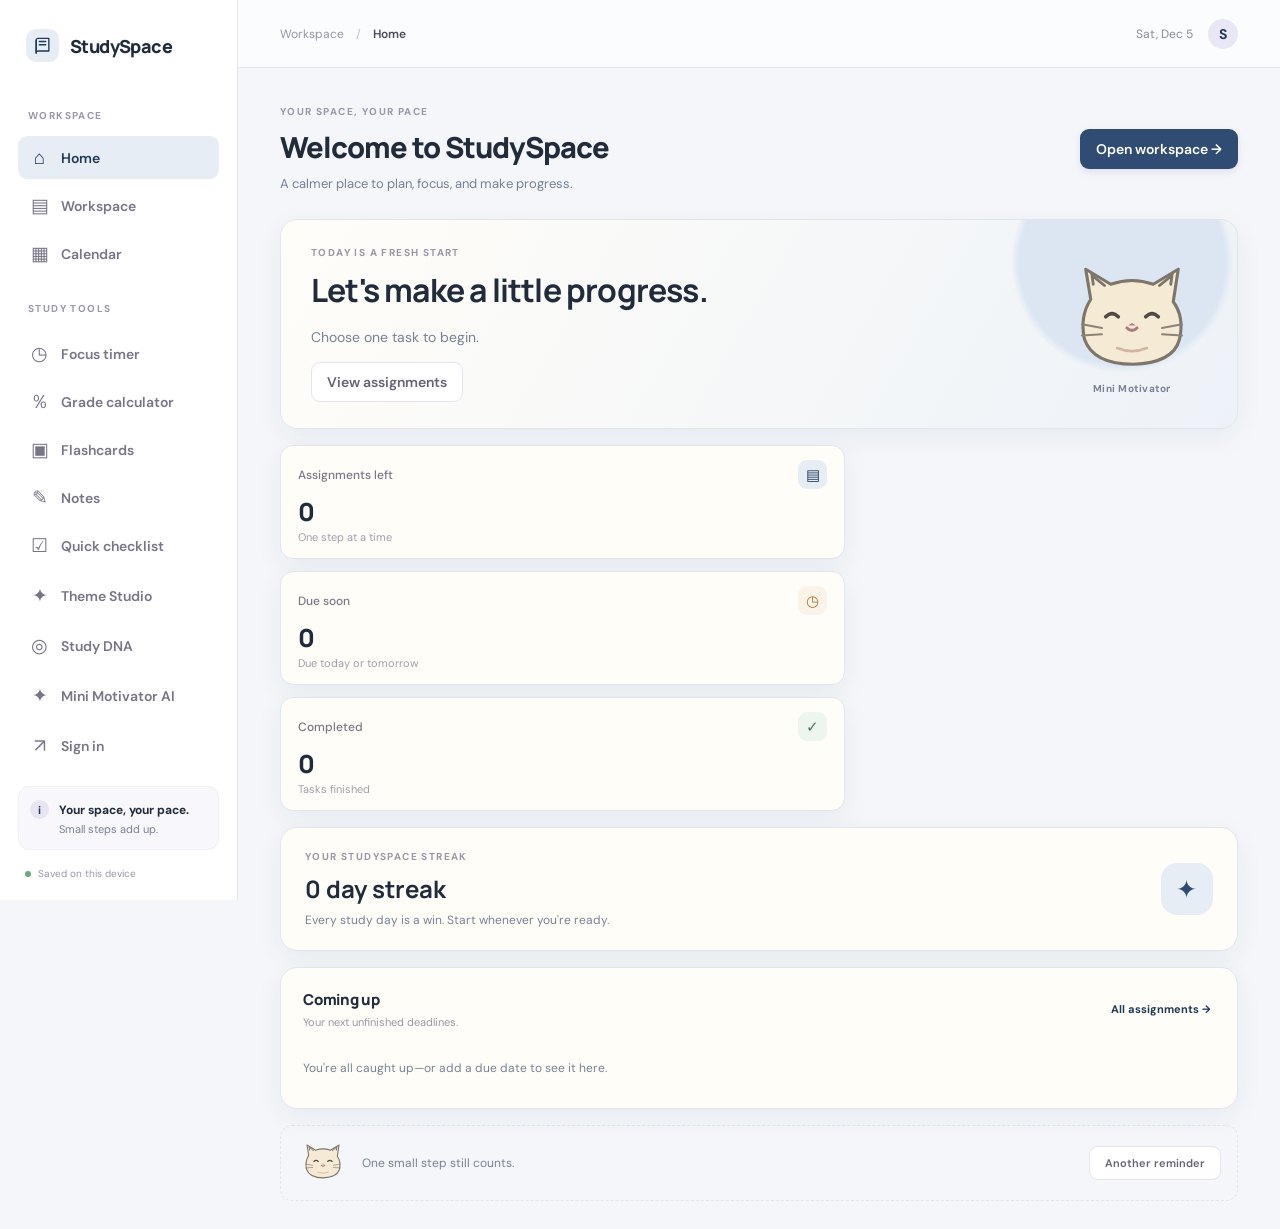
<file: index.html>
<!doctype html>
<html lang="en">
<head>
  <meta charset="utf-8">
  <meta name="viewport" content="width=device-width, initial-scale=1">
  <meta name="theme-color" content="#f7f6fa">
  <title>StudySpace</title>
  <meta name="description" content="A calm, focused space to organize school assignments and due dates.">
  <link rel="stylesheet" href="styles.css">
  <link rel="stylesheet" href="study-tools.css">
  <script src="app.js" defer></script>
  <script src="study-tools.js" defer></script>
  <script src="theme-studio.js" defer></script>
<link rel="stylesheet" href="studyspace-upgrade.css">
<script src="studyspace-upgrade.js" defer></script>
</head>
<body>
  <div class="app-shell">
    <aside class="sidebar" id="sidebar">
      <a class="brand" href="#" aria-label="StudySpace home">
        <span class="brand-mark"><svg viewBox="0 0 24 24" aria-hidden="true"><path d="M4 5.5A2.5 2.5 0 0 1 6.5 3H20v16H6.5A2.5 2.5 0 0 0 4 21.5z"/><path d="M4 5.5v16M8 7h8M8 11h8"/></svg></span>
        <span>StudySpace</span>
      </a>
      <p class="nav-label">WORKSPACE</p>
      <nav class="main-nav" aria-label="Main navigation">
        <button class="nav-item active" data-view="assignments"><span class="nav-icon">▤</span> Assignments</button>
        <button class="nav-item" data-view="calendar"><span class="nav-icon">▦</span> Calendar</button>
        <p class="nav-label tools-nav-label">STUDY TOOLS</p>
        <button class="nav-item" data-view="focus"><span class="nav-icon">◷</span> Focus timer</button>
        <button class="nav-item" data-view="grades"><span class="nav-icon">％</span> Grade calculator</button>
        <button class="nav-item" data-view="flashcards"><span class="nav-icon">▣</span> Flashcards</button>
        <button class="nav-item" data-view="notes"><span class="nav-icon">✎</span> Notes</button>
        <button class="nav-item" data-view="checklist"><span class="nav-icon">☑</span> Quick checklist</button>
        <button class="nav-item" data-view="rewards"><span class="nav-icon">✧</span> Progress & rewards</button>
      </nav>
      <div class="sidebar-bottom">
        <div class="sidebar-note">
          <span class="note-icon">i</span>
          <div><strong>Your space, your pace.</strong><p>Small steps add up.</p></div>
        </div>
        <p class="storage-note"><span class="status-dot"></span> Saved on this device</p>
      </div>
    </aside>

    <main class="main-content">
      <header class="topbar">
        <button class="mobile-menu" id="mobileMenu" aria-label="Toggle navigation">☰</button>
        <div class="breadcrumb">Workspace <span>/</span> <strong id="breadcrumbCurrent">Assignments</strong></div>
        <div class="topbar-right"><span class="today-label" id="todayLabel"></span><span class="avatar">S</span></div>
      </header>

      <section class="view" id="assignmentsView">
        <div class="page-heading">
          <div><p class="eyebrow" id="greeting">YOUR OVERVIEW</p><h1>Assignments</h1><p class="subtitle">Keep track of what matters, one task at a time.</p></div>
          <button class="primary-button" id="openAddModal"><span>＋</span> Add assignment</button>
        </div>

        <div class="stats-grid">
          <article class="stat-card"><div class="stat-top"><span>Total assignments</span><span class="stat-icon purple">▤</span></div><div class="stat-number" id="totalCount">0</div><div class="stat-caption">In your task list</div></article>
          <article class="stat-card"><div class="stat-top"><span>Due soon</span><span class="stat-icon amber">◷</span></div><div class="stat-number" id="dueCount">0</div><div class="stat-caption">Due today or tomorrow</div></article>
          <article class="stat-card"><div class="stat-top"><span>Completed</span><span class="stat-icon green">✓</span></div><div class="stat-number" id="completedCount">0</div><div class="stat-caption" id="completionCaption">Tasks finished</div></article>
        </div>

        <section class="panel assignments-panel">
          <div class="panel-header"><div><h2>Your assignments</h2><p>Everything you need to keep moving.</p></div>
            <label class="search-box"><span>⌕</span><input id="searchInput" type="search" placeholder="Search assignments" aria-label="Search assignments"></label>
          </div>
          <div class="toolbar"><div class="filter-tabs" role="group" aria-label="Filter assignments">
            <button class="filter-tab selected" data-filter="all">All</button><button class="filter-tab" data-filter="active">To do</button><button class="filter-tab" data-filter="completed">Completed</button>
          </div><label class="sort-control">Sort by <select id="sortSelect"><option value="due">Due date</option><option value="created">Recently added</option><option value="priority">Priority</option></select></label></div>
          <div id="assignmentList" class="assignment-list"></div>
          <div class="empty-state" id="emptyState"><div class="empty-icon">▤</div><h3 id="emptyTitle">Your list is clear</h3><p id="emptyMessage">Add an assignment to start organizing your schoolwork.</p><button class="text-button" id="emptyAddButton">＋ Add your first assignment</button></div>
        </section>
        <p class="page-footnote">Your assignments are saved locally in this browser. <button class="text-button" id="exportButton">Export backup</button></p>
      </section>

      <section class="view hidden" id="calendarView">
        <div class="page-heading">
          <div><p class="eyebrow">PLAN AHEAD</p><h1>Calendar</h1><p class="subtitle">See your deadlines and plan the week ahead.</p></div>
          <button class="primary-button" id="calendarAddButton"><span>＋</span> Add assignment</button>
        </div>
        <section class="panel calendar-panel">
          <div class="calendar-header"><button class="icon-button" id="prevMonth" aria-label="Previous month">←</button><div><h2 id="monthTitle">Month Year</h2><p id="monthSubtitle">Your deadlines at a glance</p></div><button class="icon-button" id="nextMonth" aria-label="Next month">→</button><button class="secondary-button" id="todayButton">Today</button></div>
          <div class="calendar-grid" id="calendarGrid"></div>
        </section>
        <section class="panel selected-day-panel"><div class="panel-header"><div><h2 id="selectedDayTitle">Upcoming deadlines</h2><p id="selectedDaySubtitle">Choose a date to view its assignments.</p></div></div><div id="dayAssignments" class="day-assignment-list"></div></section>
      </section>

      <section class="view hidden" id="focusView">
        <div class="page-heading"><div><p class="eyebrow">FOCUS ON ONE THING</p><h1>Focus timer</h1><p class="subtitle">A little focused time adds up.</p></div></div>
        <section class="panel focus-panel">
          <div class="focus-mode-tabs" role="group" aria-label="Choose timer duration">
            <button class="filter-tab selected" type="button" data-minutes="25">Focus · 25 min</button><button class="filter-tab" type="button" data-minutes="5" data-break="true">Short break · 5 min</button><button class="filter-tab" type="button" data-minutes="15" data-break="true">Long break · 15 min</button>
          </div>
          <div class="timer-face"><div class="timer-ring"><svg viewBox="0 0 220 220" aria-hidden="true"><circle class="timer-track" cx="110" cy="110" r="99"></circle><circle class="timer-progress" id="timerProgress" cx="110" cy="110" r="99"></circle></svg><div class="timer-readout"><span id="timerDisplay">25:00</span><small id="timerStatus">READY WHEN YOU ARE</small></div></div></div>
          <div class="timer-controls"><button class="primary-button" id="timerStart" type="button">▶ Start focus</button><button class="secondary-button" id="timerReset" type="button">↺ Reset</button></div><p class="timer-hint">Choose a session and focus on one thing at a time.</p>
        </section>
      </section>
      <section class="view hidden" id="gradesView">
        <div class="page-heading"><div><p class="eyebrow">KNOW WHERE YOU STAND</p><h1>Grade calculator</h1><p class="subtitle">Add scores to calculate your points-based average.</p></div></div>
        <section class="panel grade-panel"><div class="panel-header"><div><h2>Your grades</h2><p>Only rows with valid scores count toward the total.</p></div><button class="primary-button" id="addGradeRow" type="button">＋ Add row</button></div>
          <div class="grade-summary"><div><span>Points earned</span><strong id="earnedTotal">0</strong></div><div><span>Points possible</span><strong id="possibleTotal">0</strong></div><div><span>Overall grade</span><strong id="gradePercent">—%</strong><small id="letterGrade" class="grade-result"></small></div></div>
          <div class="grade-table-wrap"><table class="grade-table"><thead><tr><th>Assignment</th><th>Earned</th><th>Possible</th><th><span class="sr-only">Remove</span></th></tr></thead><tbody id="gradeRows"></tbody></table></div>
          <div class="grade-actions"><button class="secondary-button" id="clearGrades" type="button">Clear entries</button></div><p class="grade-note">This is a total-points calculator, not a weighted-category calculator. Scores above the possible points are excluded until corrected.</p>
        </section>
      </section>
      <section class="view hidden" id="flashcardsView">
        <div class="page-heading"><div><p class="eyebrow">ACTIVE RECALL</p><h1>Flashcards</h1><p class="subtitle">Make a deck, then test what you remember.</p></div></div>
        <section class="panel tool-panel"><form id="flashcardForm" class="tool-form"><label class="field-label" for="flashFront">Front / question</label><textarea id="flashFront" class="field-input" rows="2" maxlength="500" required placeholder="What do you want to remember?"></textarea><label class="field-label" for="flashBack">Back / answer</label><textarea id="flashBack" class="field-input" rows="2" maxlength="1000" required placeholder="Write the answer here…"></textarea><button class="primary-button" type="submit">＋ Add flashcard</button></form>
          <div class="flash-study"><div class="flash-count" id="flashCount">0 cards</div><button class="flash-card" id="flashCard" type="button" aria-label="Reveal flashcard answer"><span class="flash-side-label" id="flashSideLabel">YOUR DECK</span><strong id="flashFace">Add a card to begin</strong><small id="flashFlipHint">Your cards will appear here.</small></button><div class="tool-actions"><button class="secondary-button" id="flashPrev" type="button">← Previous</button><button class="secondary-button" id="flashFlip" type="button">Flip card</button><button class="secondary-button" id="flashNext" type="button">Next →</button></div></div>
          <div class="saved-list" id="flashList"></div>
        </section>
      </section>
      <section class="view hidden" id="notesView">
        <div class="page-heading"><div><p class="eyebrow">YOUR STUDY SPACE</p><h1>Notes</h1><p class="subtitle">A simple scratchpad that saves as you type.</p></div></div>
        <section class="panel tool-panel"><label class="field-label" for="notesTitle">Note title</label><input class="field-input" id="notesTitle" maxlength="100" placeholder="e.g. Biology — cell theory"><label class="field-label" for="notesBody">Your notes</label><textarea class="field-input notes-editor" id="notesBody" rows="14" maxlength="30000" placeholder="Write your notes, reminders, ideas, or review questions…"></textarea><div class="notes-footer"><span id="notesStatus" role="status">Saved on this device</span><button class="secondary-button" id="clearNotes" type="button">Clear note</button></div></section>
      </section>
      <section class="view hidden" id="checklistView">
        <div class="page-heading"><div><p class="eyebrow">SMALL STEPS COUNT</p><h1>Quick checklist</h1><p class="subtitle">Capture little tasks without adding a full assignment.</p></div></div>
        <section class="panel tool-panel"><form id="checkForm" class="inline-form"><input class="field-input" id="checkInput" maxlength="180" required placeholder="e.g. Pack calculator for school"><button class="primary-button" type="submit">＋ Add</button></form><div class="check-progress"><div class="progress-track"><span id="checkProgressBar"></span></div><span id="checkProgressText">0 of 0 complete</span></div><div class="saved-list" id="checkList"></div><button class="secondary-button" id="clearDoneChecks" type="button">Clear completed</button></section>
      </section>
      <section class="view hidden" id="rewardsView">
        <div class="page-heading"><div><p class="eyebrow">PROGRESS, NOT PERFECTION</p><h1>Progress & rewards</h1><p class="subtitle">Celebrate the work you actually do.</p></div></div>
        <section class="stats-grid rewards-grid"><article class="stat-card"><div class="stat-top"><span>Study points</span><span class="stat-icon purple">✧</span></div><div class="stat-number" id="rewardPoints">0</div><div class="stat-caption">Earn 10 per completed focus session</div></article><article class="stat-card"><div class="stat-top"><span>Focus sessions</span><span class="stat-icon amber">◷</span></div><div class="stat-number" id="rewardSessions">0</div><div class="stat-caption">Sessions completed on this device</div></article><article class="stat-card"><div class="stat-top"><span>Active days</span><span class="stat-icon green">✓</span></div><div class="stat-number" id="rewardDays">0</div><div class="stat-caption">Different days you studied</div></article></section>
        <section class="panel tool-panel"><div class="panel-header"><div><h2>Your milestones</h2><p>Points come from completed focus sessions, not time spent staring at a screen.</p></div></div><div id="rewardMilestones" class="milestones"></div><p class="grade-note">Progress and points stay in this browser. They are encouragement, not a grade or a competition.</p></section>
      </section>
    </main>
  </div>

  <div class="modal-backdrop hidden" id="modalBackdrop" role="presentation">
    <section class="modal" role="dialog" aria-modal="true" aria-labelledby="modalTitle">
      <div class="modal-header"><div><p class="eyebrow">STAY ORGANIZED</p><h2 id="modalTitle">Add assignment</h2></div><button class="icon-button" id="closeModal" aria-label="Close dialog">×</button></div>
      <form id="assignmentForm">
        <input type="hidden" id="editId">
        <label class="field-label" for="taskTitle">Assignment name <span>*</span></label>
        <input class="field-input" id="taskTitle" name="title" maxlength="120" placeholder="e.g. Biology chapter review" required>
        <div class="form-row"><div><label class="field-label" for="taskSubject">Subject</label><input class="field-input" id="taskSubject" name="subject" maxlength="50" placeholder="e.g. Biology"></div><div><label class="field-label" for="taskDue">Due date <span>*</span></label><input class="field-input" id="taskDue" name="due" type="date" required></div></div>
        <div class="form-row"><div><label class="field-label" for="taskPriority">Priority</label><select class="field-input" id="taskPriority" name="priority"><option value="medium">Medium</option><option value="high">High</option><option value="low">Low</option></select></div><div><label class="field-label" for="taskType">Type</label><select class="field-input" id="taskType" name="type"><option>Assignment</option><option>Quiz</option><option>Test</option><option>Project</option><option>Reading</option><option>Other</option></select></div></div>
        <label class="field-label" for="taskNotes">Notes <span class="optional">(optional)</span></label><textarea class="field-input notes-input" id="taskNotes" name="notes" maxlength="500" placeholder="Add details, links, or reminders…"></textarea>
        <div class="modal-actions"><button type="button" class="secondary-button" id="cancelModal">Cancel</button><button type="submit" class="primary-button" id="saveTaskButton">Save assignment</button></div>
      </form>
    </section>
  </div>
  <div class="toast" id="toast" role="status" aria-live="polite"></div>
</body>
</html>
</file>
<file: styles.css>
@import url('https://fonts.googleapis.com/css2?family=DM+Sans:wght@400;500;600;700&family=Manrope:wght@400;500;600;700;800&display=swap');
:root{--bg:#f8f8fb;--surface:#fff;--text:#292837;--muted:#858494;--line:#ecebf2;--lav:#7770a8;--lav-dark:#615a91;--lav-light:#f0eff8;--green:#47785e;--green-bg:#edf5ef;--amber:#a97939;--amber-bg:#fbf3e7;--red:#b75c66;--shadow:0 8px 28px rgba(39,35,70,.045)}
*{box-sizing:border-box}body{margin:0;background:var(--bg);color:var(--text);font-family:'DM Sans',sans-serif;font-size:14px;-webkit-font-smoothing:antialiased}button,input,select,textarea{font:inherit}button{cursor:pointer}.app-shell{min-height:100vh}.sidebar{position:fixed;inset:0 auto 0 0;width:238px;background:#fff;border-right:1px solid var(--line);padding:29px 18px 20px;display:flex;flex-direction:column;z-index:5}.brand{display:flex;align-items:center;gap:11px;padding:0 8px;text-decoration:none;color:var(--text);font-family:Manrope,sans-serif;font-size:18px;font-weight:800;letter-spacing:-.6px}.brand-mark{width:33px;height:33px;border-radius:10px;background:var(--lav-light);display:grid;place-items:center}.brand-mark svg{width:19px;fill:none;stroke:var(--lav-dark);stroke-width:1.7;stroke-linecap:round;stroke-linejoin:round}.nav-label,.eyebrow{font-size:10px;font-weight:700;letter-spacing:1.4px;color:#9997a8}.nav-label{margin:47px 10px 12px}.main-nav{display:grid;gap:5px}.nav-item{height:43px;display:flex;align-items:center;gap:12px;border:0;background:transparent;border-radius:9px;text-align:left;padding:0 12px;color:#777586;font-weight:600}.nav-item:hover{background:#f8f7fb}.nav-item.active{background:var(--lav-light);color:var(--lav-dark)}.nav-icon{font-size:19px;width:19px;text-align:center;font-weight:400}.sidebar-bottom{margin-top:auto}.sidebar-note{display:flex;gap:10px;background:#f8f7fb;border:1px solid #f0eef6;border-radius:11px;padding:13px 11px}.note-icon{width:19px;height:19px;border-radius:50%;display:grid;place-items:center;background:#e7e5f3;color:var(--lav-dark);font-size:11px;font-weight:700;flex-shrink:0}.sidebar-note strong{font-size:12px}.sidebar-note p{margin:4px 0 0;color:var(--muted);font-size:11px}.storage-note{display:flex;align-items:center;gap:7px;font-size:10px;color:#9997a8;padding:0 7px;margin:17px 0 0}.status-dot{width:6px;height:6px;background:#6ba982;border-radius:50%}.main-content{margin-left:238px;min-height:100vh}.topbar{height:68px;border-bottom:1px solid var(--line);display:flex;align-items:center;justify-content:space-between;padding:0 42px;background:rgba(255,255,255,.7)}.breadcrumb{font-size:12px;color:#9694a4}.breadcrumb span{margin:0 9px;color:#c1bfcb}.breadcrumb strong{color:#4c4a5c;font-weight:600}.topbar-right{display:flex;align-items:center;gap:15px}.today-label{color:#8b8999;font-size:12px}.avatar{width:30px;height:30px;border-radius:50%;background:#e9e7f5;color:var(--lav-dark);display:grid;place-items:center;font-weight:700}.mobile-menu{display:none;border:0;background:transparent;font-size:20px;color:var(--text)}.view{max-width:1320px;margin:0 auto;padding:37px 42px 28px}.hidden{display:none!important}.page-heading{display:flex;align-items:center;justify-content:space-between;gap:18px;margin-bottom:27px}.eyebrow{margin:0 0 9px}.page-heading h1{font-family:Manrope,sans-serif;font-size:29px;letter-spacing:-1px;margin:0;font-weight:800}.subtitle{margin:8px 0 0;color:var(--muted);font-size:13px}.primary-button,.secondary-button{height:40px;border-radius:9px;padding:0 15px;display:inline-flex;align-items:center;justify-content:center;gap:7px;font-weight:600;border:1px solid transparent;white-space:nowrap}.primary-button{background:var(--lav);color:#fff;box-shadow:0 3px 7px rgba(98,89,146,.13)}.primary-button:hover{background:var(--lav-dark)}.primary-button span{font-size:18px;font-weight:400}.secondary-button{background:#fff;color:#646274;border-color:#e6e4ed}.secondary-button:hover{background:#f8f7fb}.stats-grid{display:grid;grid-template-columns:repeat(3,minmax(0,1fr));gap:16px;margin-bottom:23px}.stat-card,.panel{background:var(--surface);border:1px solid var(--line);border-radius:13px;box-shadow:var(--shadow)}.stat-card{padding:18px 20px 17px;min-height:128px}.stat-top{display:flex;align-items:center;justify-content:space-between;color:#797787;font-size:12px;font-weight:500}.stat-icon{width:29px;height:29px;border-radius:9px;display:grid;place-items:center;font-size:15px}.purple{color:var(--lav-dark);background:var(--lav-light)}.amber{color:var(--amber);background:var(--amber-bg)}.green{color:var(--green);background:var(--green-bg)}.stat-number{font-family:Manrope,sans-serif;font-size:29px;font-weight:800;letter-spacing:-1px;margin-top:9px}.stat-caption{color:#a09eac;font-size:11px;margin-top:1px}.panel{overflow:hidden}.panel-header{display:flex;justify-content:space-between;align-items:center;gap:18px;padding:21px 22px 17px}.panel-header h2,.calendar-header h2{font-family:Manrope,sans-serif;font-size:15px;margin:0;font-weight:800;letter-spacing:-.25px}.panel-header p,.calendar-header p{font-size:11px;color:#9997a6;margin:5px 0 0}.search-box{height:35px;width:225px;display:flex;align-items:center;gap:8px;padding:0 10px;border:1px solid #eae8f0;border-radius:8px;color:#9694a4}.search-box span{font-size:22px;line-height:1}.search-box input{border:0;outline:0;width:100%;background:transparent;font-size:11px;color:var(--text)}.search-box:focus-within{border-color:#b6b0d7;box-shadow:0 0 0 3px #f4f2fa}.toolbar{display:flex;align-items:center;justify-content:space-between;padding:0 22px 13px;border-bottom:1px solid #f1f0f5}.filter-tabs{display:flex;gap:4px}.filter-tab{border:0;background:transparent;border-radius:7px;padding:8px 11px;color:#92909f;font-size:11px;font-weight:600}.filter-tab.selected{background:var(--lav-light);color:var(--lav-dark)}.sort-control{display:flex;align-items:center;gap:8px;color:#9997a6;font-size:11px}.sort-control select{border:0;background:transparent;color:#5d5b6b;outline:0;font-size:11px;font-weight:600}.assignment-list{min-height:90px}.task-row{display:grid;grid-template-columns:23px minmax(0,1fr) auto auto;align-items:center;gap:12px;padding:15px 22px;border-bottom:1px solid #f2f1f6}.task-row:last-child{border-bottom:0}.task-check{appearance:none;width:17px;height:17px;border:1.5px solid #d6d3e2;border-radius:5px;display:grid;place-items:center;margin:0;cursor:pointer}.task-check:checked{background:var(--lav);border-color:var(--lav)}.task-check:checked:after{content:'✓';color:white;font-size:11px}.task-main{min-width:0}.task-title{font-weight:600;font-size:12px;overflow-wrap:anywhere}.task-row.is-complete .task-title{text-decoration:line-through;color:#a3a1af}.task-meta{display:flex;align-items:center;gap:8px;flex-wrap:wrap;margin-top:6px;color:#9997a6;font-size:10px}.subject-pill{background:#f4f3f8;color:#79758e;border-radius:5px;padding:3px 7px}.task-date{font-size:11px;color:#777585;white-space:nowrap}.task-date.overdue{color:var(--red)}.priority{font-size:10px;padding:4px 7px;border-radius:5px;white-space:nowrap}.priority.high{background:#faeded;color:#b75c66}.priority.medium{background:#f8f1e6;color:#a77b3f}.priority.low{background:#edf5ef;color:#538063}.task-actions{display:flex;gap:4px;opacity:0;transition:opacity .15s}.task-row:hover .task-actions,.task-row:focus-within .task-actions{opacity:1}.icon-button{width:34px;height:34px;display:grid;place-items:center;border:1px solid #e9e7ef;border-radius:8px;background:white;color:#777487;font-size:18px}.icon-button:hover{background:#f6f5fa}.task-actions .icon-button{width:29px;height:29px;font-size:14px}.empty-state{text-align:center;padding:37px 18px 42px;display:none}.empty-state.show{display:block}.empty-icon{width:42px;height:42px;border-radius:13px;background:#f3f1f9;color:#8881b0;display:grid;place-items:center;font-size:21px;margin:0 auto 12px}.empty-state h3{font-family:Manrope,sans-serif;font-size:14px;margin:0}.empty-state p{color:#9997a6;font-size:12px;margin:7px 0 15px}.text-button{border:0;background:transparent;color:var(--lav-dark);font-size:11px;font-weight:700;padding:4px}.text-button:hover{text-decoration:underline}.page-footnote{font-size:10px;color:#aaa8b5;margin:15px 2px}.page-footnote .text-button{font-size:10px}.calendar-panel{padding:18px 21px 22px}.calendar-header{display:flex;align-items:center;gap:12px;margin-bottom:20px}.calendar-header>div{flex:1}.calendar-header .secondary-button{height:32px;font-size:11px}.calendar-grid{display:grid;grid-template-columns:repeat(7,minmax(0,1fr));border-top:1px solid var(--line);border-left:1px solid var(--line);border-radius:7px;overflow:hidden}.weekday{background:#faf9fc;text-align:center;padding:11px 2px;font-size:10px;color:#8e8b9c;font-weight:700;border-right:1px solid var(--line);border-bottom:1px solid var(--line)}.day-cell{min-height:89px;background:#fff;border:0;border-right:1px solid var(--line);border-bottom:1px solid var(--line);padding:8px;text-align:left;display:flex;flex-direction:column;align-items:flex-start;gap:5px;min-width:0}.day-cell:hover{background:#faf9fd}.day-cell.outside{background:#fcfbfd;color:#c2bfcc}.day-cell.selected{box-shadow:inset 0 0 0 2px #a9a2d0;background:#f7f6fc}.day-number{width:23px;height:23px;display:grid;place-items:center;font-size:11px;border-radius:7px;color:#646273}.day-cell.today .day-number{background:var(--lav);color:white}.day-dots{display:flex;gap:3px;margin-top:1px}.day-dot{width:5px;height:5px;border-radius:50%;background:#9a93c1}.day-dot.complete{background:#8cb39a}.day-event{width:100%;font-size:9px;background:#f0eff8;color:#69628f;border-radius:4px;padding:4px 5px;white-space:nowrap;overflow:hidden;text-overflow:ellipsis}.day-event.complete{background:#eef5f0;color:#62826b}.selected-day-panel{margin-top:17px}.day-assignment-list{padding:0 22px 10px}.day-empty{font-size:12px;color:#9a98a7;padding:6px 0 16px}.day-task{display:flex;align-items:center;gap:10px;padding:11px 0;border-top:1px solid #f2f1f6}.day-task:first-child{border-top:0}.day-task-info{flex:1;min-width:0}.day-task-info strong{font-size:12px}.day-task-info p{font-size:10px;color:#9997a6;margin:4px 0 0}.modal-backdrop{position:fixed;inset:0;background:rgba(35,32,52,.34);backdrop-filter:blur(3px);z-index:20;display:grid;place-items:center;padding:20px}.modal{width:min(100%,510px);max-height:calc(100vh - 40px);overflow:auto;background:#fff;border-radius:16px;padding:24px;box-shadow:0 24px 80px rgba(31,27,52,.2)}.modal-header{display:flex;justify-content:space-between;align-items:flex-start;margin-bottom:23px}.modal-header h2{font-family:Manrope,sans-serif;font-size:21px;letter-spacing:-.5px;margin:0}.field-label{display:block;font-size:11px;font-weight:700;color:#5e5c6d;margin:16px 0 7px}.field-label span{color:var(--lav-dark)}.field-label .optional{color:#a5a3b0;font-weight:400}.field-input{width:100%;min-height:39px;border:1px solid #e6e4ed;border-radius:8px;padding:9px 11px;outline:0;background:#fff;color:#393747;font-size:12px}.field-input:focus{border-color:#aaa3d1;box-shadow:0 0 0 3px #f4f2fa}.form-row{display:grid;grid-template-columns:1fr 1fr;gap:13px}.notes-input{resize:vertical;min-height:78px}.modal-actions{display:flex;justify-content:flex-end;gap:9px;margin-top:23px}.toast{position:fixed;bottom:22px;left:50%;transform:translate(-50%,20px);background:#302e40;color:#fff;border-radius:9px;padding:11px 16px;font-size:12px;box-shadow:0 8px 30px #24203924;opacity:0;pointer-events:none;transition:all .2s;z-index:40}.toast.show{opacity:1;transform:translate(-50%,0)}
@media(max-width:1050px){.view{padding:30px 25px}.topbar{padding:0 25px}.sidebar{width:210px}.main-content{margin-left:210px}.task-row{grid-template-columns:23px minmax(0,1fr) auto}.task-row>.priority{display:none}.task-actions{opacity:1}}@media(max-width:760px){.sidebar{transform:translateX(-100%);transition:transform .2s;width:245px;box-shadow:12px 0 35px #24203912}.sidebar.open{transform:translateX(0)}.main-content{margin-left:0}.topbar{height:59px;padding:0 17px;gap:12px}.mobile-menu{display:block}.breadcrumb{flex:1}.today-label{display:none}.view{padding:27px 16px 25px}.page-heading{align-items:flex-start;flex-direction:column;margin-bottom:20px}.page-heading h1{font-size:26px}.page-heading .primary-button{width:100%}.stats-grid{gap:8px}.stat-card{padding:13px 12px;min-height:112px}.stat-top{font-size:10px;align-items:flex-start;gap:4px}.stat-icon{width:24px;height:24px;font-size:12px;flex-shrink:0}.stat-number{font-size:25px}.stat-caption{font-size:9px}.panel-header{padding:17px 15px 14px;align-items:flex-start;flex-direction:column}.search-box{width:100%}.toolbar{padding:0 13px 11px;gap:8px}.filter-tab{padding:8px 8px;font-size:10px}.sort-control{gap:3px;font-size:10px}.sort-control select{max-width:90px}.task-row{padding:14px 13px;gap:8px;grid-template-columns:20px minmax(0,1fr) auto}.task-date{font-size:10px}.task-actions{grid-column:2/-1;justify-content:flex-end;margin-top:-2px}.task-row .priority{display:none}.calendar-panel{padding:14px 10px}.calendar-header{gap:6px}.calendar-header .icon-button{width:29px;height:29px}.calendar-header .secondary-button{padding:0 9px}.calendar-grid{border-radius:5px}.weekday{font-size:9px;padding:9px 0}.day-cell{min-height:59px;padding:4px;gap:3px}.day-number{width:20px;height:20px;font-size:10px}.day-event{display:none}.day-dots{margin-top:1px}.selected-day-panel .panel-header{flex-direction:row}.day-assignment-list{padding:0 15px 8px}.modal{padding:19px}.form-row{gap:9px}.field-input{font-size:12px}.modal-backdrop{padding:12px}}@media(prefers-reduced-motion:reduce){*{scroll-behavior:auto!important;transition:none!important}}


/* Study tools add-on: muted lavender, responsive, and consistent with the original UI. */
.tools-nav-label{margin-top:22px}.focus-panel,.tool-panel{padding:24px 22px;max-width:900px}.focus-panel{max-width:680px;margin:0 auto}.focus-mode-tabs{display:flex;justify-content:center;gap:7px;flex-wrap:wrap}.focus-mode-tabs .filter-tab{border:1px solid transparent}.focus-mode-tabs .filter-tab.selected{border-color:#e5e2f1}.timer-face{display:flex;justify-content:center;padding:27px 0 23px}.timer-ring{width:min(66vw,280px);aspect-ratio:1;position:relative;display:grid;place-items:center}.timer-ring svg{position:absolute;inset:0;width:100%;height:100%;transform:rotate(-90deg);overflow:visible}.timer-track,.timer-progress{fill:none;stroke-width:7}.timer-track{stroke:#f0eef7}.timer-progress{stroke:#7770a8;stroke-linecap:round;transition:stroke-dashoffset .2s linear}.timer-readout{display:flex;flex-direction:column;align-items:center;gap:7px}.timer-readout span{font-family:Manrope,sans-serif;font-size:clamp(40px,8vw,58px);font-weight:800;letter-spacing:-2px;font-variant-numeric:tabular-nums}.timer-readout small{font-size:10px;letter-spacing:1.4px;color:#8e8b9c;font-weight:700}.timer-controls,.tool-actions{display:flex;justify-content:center;gap:10px;flex-wrap:wrap}.timer-controls button{min-width:130px}.timer-hint,.grade-note{color:#9997a6;text-align:center;font-size:11px;margin:20px 0 0}.grade-panel{max-width:900px}.grade-result{display:block;font-family:Manrope,sans-serif;font-size:18px;font-weight:800;color:var(--lav-dark)}.grade-summary{display:grid;grid-template-columns:repeat(3,minmax(0,1fr));gap:12px;padding:0 22px 20px}.grade-summary>div{background:#faf9fc;border:1px solid #f0eef6;border-radius:10px;padding:13px}.grade-summary span{display:block;color:#92909f;font-size:10px;margin-bottom:7px}.grade-summary strong{font-family:Manrope,sans-serif;font-size:20px}.grade-table-wrap{overflow-x:auto;border-top:1px solid var(--line)}.grade-table{border-collapse:collapse;width:100%;min-width:430px;text-align:left}.grade-table th{font-size:10px;color:#9694a4;font-weight:700;background:#faf9fc}.grade-table th,.grade-table td{padding:10px 12px;border-bottom:1px solid #f1f0f5}.grade-input{width:100%;min-width:70px;min-height:35px;border:1px solid #e7e5ef;border-radius:7px;padding:7px 9px;background:#fff;color:var(--text);outline:none;font-size:12px}.grade-name{min-width:130px}.grade-input:focus,.field-input:focus{border-color:#aaa3d1;box-shadow:0 0 0 3px #f4f2fa}.grade-remove{border:0;background:transparent;color:#9995a8;font-size:21px;width:30px;height:30px;border-radius:7px;cursor:pointer}.grade-actions{display:flex;align-items:center;gap:15px;padding:17px 22px 0}.tool-form{display:grid;gap:8px;max-width:680px}.tool-form .primary-button{justify-self:start;margin-top:8px}.flash-study{max-width:650px;margin:28px auto 18px;text-align:center}.flash-count{font-size:11px;color:#9694a4;margin-bottom:12px}.flash-card{width:100%;min-height:210px;padding:28px;border:1px solid #e8e5f2;border-radius:15px;background:linear-gradient(145deg,#fff,#f8f6fc);color:var(--text);display:flex;flex-direction:column;align-items:center;justify-content:center;gap:16px;cursor:pointer;box-shadow:0 8px 28px #35275c0a}.flash-card strong{font-size:clamp(18px,3vw,25px);white-space:pre-wrap;overflow-wrap:anywhere}.flash-side-label{font-size:10px;letter-spacing:1.3px;font-weight:800;color:var(--lav-dark)}.flash-card small{color:#9694a4;font-size:11px}.tool-actions{margin-top:14px}.saved-list{display:grid;gap:8px;margin:20px 0}.saved-item{display:flex;align-items:flex-start;gap:12px;padding:13px;border:1px solid #f0eef6;border-radius:10px;background:#fff}.saved-item-main{flex:1;min-width:0}.saved-item-main strong{display:block;font-size:12px;overflow-wrap:anywhere}.saved-item-main p{margin:5px 0 0;color:#8e8b9c;font-size:11px;white-space:pre-wrap;overflow-wrap:anywhere}.small-action{border:1px solid #e7e4f0;border-radius:7px;background:#fff;color:#7770a8;padding:6px 9px;font-size:11px;cursor:pointer}.notes-editor{resize:vertical;min-height:260px;line-height:1.7}.notes-footer{display:flex;align-items:center;justify-content:space-between;gap:12px;margin-top:12px;color:#92909f;font-size:11px}.inline-form{display:flex;gap:10px}.inline-form .field-input{flex:1;min-width:0}.check-progress{display:flex;align-items:center;gap:12px;margin:20px 0 8px;color:#92909f;font-size:11px}.progress-track{height:7px;background:#f0eef7;border-radius:99px;overflow:hidden;flex:1}.progress-track span{display:block;width:0;height:100%;background:#8c83bb;border-radius:99px;transition:width .2s}.check-item{align-items:center}.check-item input{accent-color:#8178b1;width:16px;height:16px}.check-item.done .saved-item-main strong{text-decoration:line-through;color:#9b99a7}.rewards-grid{margin-top:0}.milestones{display:grid;grid-template-columns:repeat(2,minmax(0,1fr));gap:10px;padding:0 22px 12px}.milestone{padding:15px;border:1px solid #eeeaf6;border-radius:11px;background:#fbfaff}.milestone.unlocked{border-color:#d9d3ed;background:#f7f5fd}.milestone strong{display:block;font-size:12px}.milestone p{font-size:11px;color:#92909f;margin:6px 0 0}.milestone-status{font-size:10px;color:#7770a8;margin-top:8px;display:block}.grade-note-inline{color:#92909f;font-size:11px}.sr-only{position:absolute;width:1px;height:1px;padding:0;margin:-1px;overflow:hidden;clip:rect(0,0,0,0);white-space:nowrap;border:0}
@media(max-width:760px){.focus-panel,.tool-panel{padding:18px 12px}.focus-mode-tabs{gap:2px}.focus-mode-tabs .filter-tab{padding:8px 7px;font-size:10px}.grade-summary{padding:0 12px 15px;gap:7px}.grade-summary>div{padding:10px 8px}.grade-summary span{font-size:9px}.grade-summary strong{font-size:17px}.grade-actions{padding:14px 12px 0}.grade-note{margin:15px 12px 17px}.milestones{grid-template-columns:1fr;padding:0 12px 12px}.inline-form{align-items:stretch}.inline-form .primary-button{padding-left:12px;padding-right:12px}.flash-card{min-height:180px;padding:20px}}
</file>
<file: study-tools.css>
/* Study tools add-on: muted lavender, responsive, and consistent with the original UI. */
.tools-nav-label{margin-top:22px}.focus-panel,.tool-panel{padding:24px 22px;max-width:900px}.focus-panel{max-width:680px;margin:0 auto}.focus-mode-tabs{display:flex;justify-content:center;gap:7px;flex-wrap:wrap}.focus-mode-tabs .filter-tab{border:1px solid transparent}.focus-mode-tabs .filter-tab.selected{border-color:#e5e2f1}.timer-face{display:flex;justify-content:center;padding:27px 0 23px}.timer-ring{width:min(66vw,280px);aspect-ratio:1;position:relative;display:grid;place-items:center}.timer-ring svg{position:absolute;inset:0;width:100%;height:100%;transform:rotate(-90deg);overflow:visible}.timer-track,.timer-progress{fill:none;stroke-width:7}.timer-track{stroke:#f0eef7}.timer-progress{stroke:#7770a8;stroke-linecap:round;transition:stroke-dashoffset .2s linear}.timer-readout{display:flex;flex-direction:column;align-items:center;gap:7px}.timer-readout span{font-family:Manrope,sans-serif;font-size:clamp(40px,8vw,58px);font-weight:800;letter-spacing:-2px;font-variant-numeric:tabular-nums}.timer-readout small{font-size:10px;letter-spacing:1.4px;color:#8e8b9c;font-weight:700}.timer-controls,.tool-actions{display:flex;justify-content:center;gap:10px;flex-wrap:wrap}.timer-controls button{min-width:130px}.timer-hint,.grade-note{color:#9997a6;text-align:center;font-size:11px;margin:20px 0 0}.grade-panel{max-width:900px}.grade-result{display:block;font-family:Manrope,sans-serif;font-size:18px;font-weight:800;color:var(--lav-dark)}.grade-summary{display:grid;grid-template-columns:repeat(3,minmax(0,1fr));gap:12px;padding:0 22px 20px}.grade-summary>div{background:#faf9fc;border:1px solid #f0eef6;border-radius:10px;padding:13px}.grade-summary span{display:block;color:#92909f;font-size:10px;margin-bottom:7px}.grade-summary strong{font-family:Manrope,sans-serif;font-size:20px}.grade-table-wrap{overflow-x:auto;border-top:1px solid var(--line)}.grade-table{border-collapse:collapse;width:100%;min-width:430px;text-align:left}.grade-table th{font-size:10px;color:#9694a4;font-weight:700;background:#faf9fc}.grade-table th,.grade-table td{padding:10px 12px;border-bottom:1px solid #f1f0f5}.grade-input{width:100%;min-width:70px;min-height:35px;border:1px solid #e7e5ef;border-radius:7px;padding:7px 9px;background:#fff;color:var(--text);outline:none;font-size:12px}.grade-name{min-width:130px}.grade-input:focus,.field-input:focus{border-color:#aaa3d1;box-shadow:0 0 0 3px #f4f2fa}.grade-remove{border:0;background:transparent;color:#9995a8;font-size:21px;width:30px;height:30px;border-radius:7px;cursor:pointer}.grade-actions{display:flex;align-items:center;gap:15px;padding:17px 22px 0}.tool-form{display:grid;gap:8px;max-width:680px}.tool-form .primary-button{justify-self:start;margin-top:8px}.flash-study{max-width:650px;margin:28px auto 18px;text-align:center}.flash-count{font-size:11px;color:#9694a4;margin-bottom:12px}.flash-card{width:100%;min-height:210px;padding:28px;border:1px solid #e8e5f2;border-radius:15px;background:linear-gradient(145deg,#fff,#f8f6fc);color:var(--text);display:flex;flex-direction:column;align-items:center;justify-content:center;gap:16px;cursor:pointer;box-shadow:0 8px 28px #35275c0a}.flash-card strong{font-size:clamp(18px,3vw,25px);white-space:pre-wrap;overflow-wrap:anywhere}.flash-side-label{font-size:10px;letter-spacing:1.3px;font-weight:800;color:var(--lav-dark)}.flash-card small{color:#9694a4;font-size:11px}.tool-actions{margin-top:14px}.saved-list{display:grid;gap:8px;margin:20px 0}.saved-item{display:flex;align-items:flex-start;gap:12px;padding:13px;border:1px solid #f0eef6;border-radius:10px;background:#fff}.saved-item-main{flex:1;min-width:0}.saved-item-main strong{display:block;font-size:12px;overflow-wrap:anywhere}.saved-item-main p{margin:5px 0 0;color:#8e8b9c;font-size:11px;white-space:pre-wrap;overflow-wrap:anywhere}.small-action{border:1px solid #e7e4f0;border-radius:7px;background:#fff;color:#7770a8;padding:6px 9px;font-size:11px;cursor:pointer}.notes-editor{resize:vertical;min-height:260px;line-height:1.7}.notes-footer{display:flex;align-items:center;justify-content:space-between;gap:12px;margin-top:12px;color:#92909f;font-size:11px}.inline-form{display:flex;gap:10px}.inline-form .field-input{flex:1;min-width:0}.check-progress{display:flex;align-items:center;gap:12px;margin:20px 0 8px;color:#92909f;font-size:11px}.progress-track{height:7px;background:#f0eef7;border-radius:99px;overflow:hidden;flex:1}.progress-track span{display:block;width:0;height:100%;background:#8c83bb;border-radius:99px;transition:width .2s}.check-item{align-items:center}.check-item input{accent-color:#8178b1;width:16px;height:16px}.check-item.done .saved-item-main strong{text-decoration:line-through;color:#9b99a7}.rewards-grid{margin-top:0}.milestones{display:grid;grid-template-columns:repeat(2,minmax(0,1fr));gap:10px;padding:0 22px 12px}.milestone{padding:15px;border:1px solid #eeeaf6;border-radius:11px;background:#fbfaff}.milestone.unlocked{border-color:#d9d3ed;background:#f7f5fd}.milestone strong{display:block;font-size:12px}.milestone p{font-size:11px;color:#92909f;margin:6px 0 0}.milestone-status{font-size:10px;color:#7770a8;margin-top:8px;display:block}.grade-note-inline{color:#92909f;font-size:11px}.sr-only{position:absolute;width:1px;height:1px;padding:0;margin:-1px;overflow:hidden;clip:rect(0,0,0,0);white-space:nowrap;border:0}
@media(max-width:760px){.focus-panel,.tool-panel{padding:18px 12px}.focus-mode-tabs{gap:2px}.focus-mode-tabs .filter-tab{padding:8px 7px;font-size:10px}.grade-summary{padding:0 12px 15px;gap:7px}.grade-summary>div{padding:10px 8px}.grade-summary span{font-size:9px}.grade-summary strong{font-size:17px}.grade-actions{padding:14px 12px 0}.grade-note{margin:15px 12px 17px}.milestones{grid-template-columns:1fr;padding:0 12px 12px}.inline-form{align-items:stretch}.inline-form .primary-button{padding-left:12px;padding-right:12px}.flash-card{min-height:180px;padding:20px}}
</file>
<file: studyspace-upgrade.css>
/* StudySpace coordinated upgrade styles */
.upgrade-nav{margin-top:2px}
.upgrade-home-grid{display:grid;grid-template-columns:minmax(0,1.5fr) minmax(240px,1fr);gap:16px}
.upgrade-hero{grid-column:1/-1;display:flex;align-items:center;justify-content:space-between;gap:20px;padding:26px 30px;background:linear-gradient(125deg,var(--surface),var(--lav-light))}
.upgrade-hero-copy h2{font-family:Manrope,sans-serif;font-size:clamp(22px,3vw,32px);letter-spacing:-.8px;margin:0;color:var(--text)}
.upgrade-hero-copy>p:not(.eyebrow){color:var(--muted);max-width:440px;line-height:1.6}
.upgrade-cat{display:flex;flex-direction:column;align-items:center;gap:4px;min-width:150px;color:var(--muted);font-size:10px;font-weight:700;letter-spacing:.5px}
.mini-cat-art{width:128px;height:auto;overflow:visible}
.upgrade-cat .mini-cat-art{width:150px}
.upgrade-stats{display:grid;grid-template-columns:1fr;gap:12px}
.upgrade-stats .stat-card{min-height:100px;padding:14px 17px}
.upgrade-stats .stat-number{font-size:25px;margin-top:5px}
.upgrade-streak{grid-column:1/-1;padding:22px 24px;display:flex;align-items:center;justify-content:space-between}
.upgrade-streak h2{font-family:Manrope,sans-serif;font-size:24px;margin:3px 0}
.upgrade-streak p:not(.eyebrow){margin:7px 0 0;color:var(--muted);font-size:12px}
.streak-mark{width:52px;height:52px;display:grid;place-items:center;border-radius:16px;background:var(--lav-light);color:var(--lav);font-size:25px}
.upgrade-upcoming{grid-column:1/-1}
.upgrade-upcoming-list{padding:0 22px 18px}
.upgrade-upcoming-row{display:flex;align-items:center;gap:12px;padding:13px 0;border-top:1px solid var(--line)}
.upgrade-upcoming-dot{width:9px;height:9px;flex:0 0 9px;border-radius:50%;background:var(--lav)}
.upgrade-upcoming-copy{display:grid;gap:4px;min-width:0;flex:1}
.upgrade-upcoming-copy strong{font-size:12px;overflow-wrap:anywhere}
.upgrade-upcoming-copy small{font-size:11px;color:var(--muted)}
.upgrade-due-tag{font-size:10px;color:var(--lav-dark);background:var(--lav-light);border-radius:999px;padding:5px 8px;white-space:nowrap}
.upgrade-empty{color:var(--muted);padding:14px 0;font-size:12px}
.upgrade-cat-note{margin-top:16px;display:flex;align-items:center;gap:13px;padding:13px 16px;border:1px dashed var(--line);border-radius:12px}
.upgrade-cat-small .mini-cat-art{width:52px;height:44px}
.upgrade-cat-note p{flex:1;color:var(--muted);font-size:12px;margin:0}
.upgrade-cat-note .secondary-button{height:34px;font-size:11px}
.upgrade-theme-grid{display:grid;grid-template-columns:repeat(2,minmax(0,1fr));gap:13px;padding:0 22px}
.upgrade-theme-card{position:relative;display:flex;align-items:center;gap:13px;min-width:0;padding:13px;border:1px solid var(--line);border-radius:12px;background:var(--surface);color:var(--text);text-align:left;transition:border-color .15s,box-shadow .15s}
.upgrade-theme-card:hover{border-color:var(--lav)}
.upgrade-theme-card[aria-pressed="true"]{border:2px solid var(--lav);padding:12px;box-shadow:0 0 0 3px var(--lav-light)}
.upgrade-theme-preview{width:74px;height:58px;flex-shrink:0;border:1px solid #00000010;border-radius:8px;padding:7px;display:flex;flex-direction:column;gap:4px}
.upgrade-theme-preview i{display:block;height:6px;border-radius:3px;background:#ffffffb8}
.upgrade-theme-preview i:first-child{width:70%;height:8px}.upgrade-theme-preview i:nth-child(2){width:100%}.upgrade-theme-preview i:nth-child(3){width:52%}
.upgrade-theme-copy{display:grid;gap:5px;min-width:0}.upgrade-theme-copy strong{font-size:12px}.upgrade-theme-copy small{font-size:11px;color:var(--muted);line-height:1.45}
.upgrade-theme-check{display:none;place-items:center;flex-shrink:0;width:22px;height:22px;margin-left:auto;border-radius:50%;background:var(--lav-light);color:var(--lav-dark)}
.upgrade-theme-card[aria-pressed="true"] .upgrade-theme-check{display:grid}
.upgrade-theme-panel .theme-status{padding:0 22px;margin:18px 0 0}
.upgrade-theme-tip{margin-top:16px;padding:20px 22px}
.upgrade-theme-tip h2,.upgrade-account-card h2{font-family:Manrope,sans-serif;font-size:15px;margin:0 0 9px}
.upgrade-theme-tip p,.upgrade-account-card p{color:var(--muted);font-size:12px;line-height:1.7;margin:0}
.dna-panel{max-width:860px}
.upgrade-form{display:grid;gap:17px;padding:0 22px 22px}
.upgrade-form fieldset{border:1px solid var(--line);border-radius:12px;padding:16px;display:grid;gap:11px}
.upgrade-form legend{font-size:12px;font-weight:700;padding:0 6px}
.upgrade-form label{display:flex;align-items:flex-start;gap:9px;font-size:12px;color:var(--text);line-height:1.5}
.upgrade-form input[type=radio]{accent-color:var(--lav);margin-top:2px}
.upgrade-form .primary-button,.upgrade-form .secondary-button{justify-self:start}
.upgrade-dna-result{margin:0 22px 22px;padding:16px;border-radius:11px;background:var(--lav-light);color:var(--text)}
.upgrade-dna-result h3{font-size:13px;margin:0 0 8px}.upgrade-dna-result p{font-size:12px;line-height:1.65;margin:0;color:var(--muted)}
.upgrade-account-grid{display:grid;grid-template-columns:repeat(2,minmax(0,1fr));gap:0}
.upgrade-account-card{padding:23px}
.upgrade-account-card+.upgrade-account-card{border-left:1px solid var(--line)}
.upgrade-setup-note{display:grid;gap:5px;margin-top:17px;padding:13px;border-radius:10px;background:var(--lav-light);font-size:11px;color:var(--text);line-height:1.55}
.upgrade-setup-note span{color:var(--muted)}
.upgrade-account-card .primary-button{margin-top:17px}
.upgrade-small-note{margin-top:12px!important;font-size:11px!important}
.upgrade-backup{margin-top:16px}
body[data-theme="dark"] .upgrade-hero{background:linear-gradient(125deg,var(--surface),var(--lav-light))}
body[data-theme="dark"] .upgrade-theme-preview{border-color:#ffffff22}
body[data-theme="dark"] .upgrade-form fieldset{border-color:var(--line)}
body[data-theme="dark"] .upgrade-form label{color:var(--text)}
body[data-theme="dark"] .upgrade-setup-note{background:var(--lav-light);color:var(--text)}
@media(max-width:1050px){.upgrade-home-grid{grid-template-columns:1fr}.upgrade-hero,.upgrade-streak,.upgrade-upcoming{grid-column:auto}.upgrade-stats{grid-template-columns:repeat(3,minmax(0,1fr))}.upgrade-stats .stat-card{padding:14px}}
@media(max-width:760px){.upgrade-home-grid{grid-template-columns:1fr}.upgrade-hero{padding:21px;align-items:flex-start}.upgrade-cat{min-width:90px}.upgrade-cat .mini-cat-art{width:100px}.upgrade-stats{grid-template-columns:1fr}.upgrade-stats .stat-card{min-height:90px}.upgrade-theme-grid{grid-template-columns:1fr;padding:0 12px}.upgrade-theme-panel .theme-status{padding:0 12px}.upgrade-account-grid{grid-template-columns:1fr}.upgrade-account-card+.upgrade-account-card{border-left:0;border-top:1px solid var(--line)}.upgrade-form{padding:0 12px 16px}.upgrade-dna-result{margin:0 12px 16px}.upgrade-cat-note{align-items:flex-start;flex-wrap:wrap}.upgrade-cat-note p{min-width:60%}.upgrade-cat-note button{margin-left:auto}}


/* Whole-theme treatments: layout, texture, type, borders and decorative accents */
body[data-theme="navy"] .upgrade-hero{background:radial-gradient(circle at 88% 20%,#dbe6f2 0 12%,transparent 13%),linear-gradient(120deg,#fffdf8,#edf2f8)}
body[data-theme="navy"] .panel{border-radius:17px}
body[data-theme="y2k"]{background-color:#fff0f8;background-image:radial-gradient(circle at 12px 12px,#ffc5e5 2px,transparent 2.5px),linear-gradient(135deg,#fff7fc,#ffe6f4 55%,#f9d6ee);background-size:28px 28px,100% 100%;font-family:"Trebuchet MS",system-ui,sans-serif}
body[data-theme="y2k"] .panel,body[data-theme="y2k"] .stat-card{border:2px solid #f4b9dc!important;border-radius:20px!important;box-shadow:0 7px 0 #f5c8e4,0 14px 28px #d943991a!important;background:linear-gradient(145deg,#fffafd,#fff0f8)!important}
body[data-theme="y2k"] .page-heading h1,body[data-theme="y2k"] .upgrade-hero-copy h2{font-family:"Trebuchet MS",system-ui,sans-serif!important;font-weight:900;letter-spacing:-1.2px;text-shadow:2px 2px 0 #ffd0ea}
body[data-theme="y2k"] .upgrade-hero{background:linear-gradient(120deg,#fff8fc 0%,#ffd9ef 58%,#e7dcff 100%)!important;position:relative;overflow:hidden}
body[data-theme="y2k"] .upgrade-hero:after{content:"✦  ♡  ★  ✧  ♡";position:absolute;right:22px;top:12px;color:#cf3294;font-size:19px;letter-spacing:8px;opacity:.75;pointer-events:none}
body[data-theme="y2k"] .primary-button,body[data-theme="y2k"] .secondary-button{border-radius:999px!important;box-shadow:0 3px 0 #b62979;font-weight:800}
body[data-theme="y2k"] .upgrade-theme-card{border-radius:18px;background:linear-gradient(145deg,#fffafd,#ffe6f5)}
body[data-theme="y2k"] .upgrade-theme-preview{border-radius:12px;box-shadow:inset 0 0 0 2px #ffffff88}
body[data-theme="y2k"] .upgrade-streak .streak-mark{border-radius:18px;background:linear-gradient(135deg,#f9bce0,#d9c6ff);color:#8d2367}
body[data-theme="feminine"] .panel,body[data-theme="feminine"] .stat-card{border-radius:18px!important;box-shadow:0 10px 30px #b8758312!important}
body[data-theme="feminine"] .upgrade-hero{background:linear-gradient(120deg,#fffaf9,#f3dfe3)!important}
body[data-theme="masculine"] .panel,body[data-theme="masculine"] .stat-card{border-radius:9px!important;box-shadow:0 5px 18px #354b6110!important}
body[data-theme="masculine"] .upgrade-hero{background:linear-gradient(120deg,#fff,#dce5ed)!important;border-left:5px solid #536b83}
body[data-theme="neutral"] .panel,body[data-theme="neutral"] .stat-card{border-radius:13px!important;box-shadow:0 8px 22px #737d5b12!important}
body[data-theme="neutral"] .upgrade-hero{background:linear-gradient(120deg,#fffefa,#e7e9da)!important}
body[data-theme="dark"] .upgrade-hero{background:radial-gradient(circle at 88% 22%,#34445f 0 12%,transparent 13%),linear-gradient(120deg,#202938,#18202d)!important}
.ai-chat-panel{max-width:900px;overflow:hidden}.ai-chat-heading{display:flex;align-items:center;gap:13px;padding:20px 22px;border-bottom:1px solid var(--line)}.ai-avatar{width:43px;height:43px;border-radius:14px;display:grid;place-items:center;background:var(--lav-light);color:var(--lav);font-size:23px}.ai-chat-heading h2{font-size:15px;margin:0 0 4px}.ai-chat-heading p{font-size:11px;color:var(--muted);margin:0}.ai-status{margin-left:auto;font-size:10px;color:var(--muted);background:var(--lav-light);padding:7px 9px;border-radius:999px}.ai-setup-banner{margin:17px 20px 0;padding:13px 15px;background:var(--lav-light);border-radius:12px;color:var(--text)}.ai-setup-banner strong{font-size:12px}.ai-setup-banner p{font-size:11px;line-height:1.6;color:var(--muted);margin:6px 0 0}.ai-chat-messages{display:flex;flex-direction:column;gap:12px;padding:20px;min-height:190px;max-height:420px;overflow:auto}.ai-message{max-width:84%;padding:12px 14px;border-radius:15px;background:var(--lav-light);color:var(--text)}.ai-message.user{align-self:flex-end;background:var(--lav);color:white}.ai-message strong{font-size:10px}.ai-message p{font-size:12px;line-height:1.6;margin:5px 0 0;white-space:pre-wrap}.ai-chat-form{display:flex;align-items:flex-end;gap:10px;padding:15px 20px;border-top:1px solid var(--line)}.ai-chat-form textarea{flex:1;resize:vertical;min-height:48px;max-height:140px;padding:13px;border:1px solid var(--line);border-radius:12px;background:var(--surface);color:var(--text);font:inherit;font-size:12px}.ai-chat-footnote{padding:0 20px 17px;font-size:10px;color:var(--muted)}.sign-in-panel{max-width:620px;margin:0 auto;padding:28px;text-align:center}.sign-in-mark{width:52px;height:52px;display:grid;place-items:center;margin:0 auto 13px;border-radius:16px;background:var(--lav-light);color:var(--lav);font-size:24px;font-weight:800}.sign-in-panel h2{margin:0;font-size:21px}.sign-in-intro{color:var(--muted);font-size:12px}.sign-in-options{display:grid;gap:13px;margin:22px auto;max-width:390px;text-align:left}.sign-in-options label{display:grid;gap:6px;font-size:11px;font-weight:700}.sign-in-options input{width:100%;padding:12px;border:1px solid var(--line);border-radius:10px;background:var(--surface);color:var(--text)}.sign-in-options button:disabled{opacity:.65;cursor:not-allowed}.calendar-card{margin-top:16px;padding:22px}.calendar-card .primary-button{margin-top:14px}.sr-only{position:absolute;width:1px;height:1px;padding:0;margin:-1px;overflow:hidden;clip:rect(0,0,0,0);white-space:nowrap;border:0}
@media(max-width:600px){.ai-chat-heading{align-items:flex-start;flex-wrap:wrap}.ai-status{margin-left:56px}.ai-chat-form{align-items:stretch;flex-direction:column}.ai-chat-form button{align-self:flex-end}.sign-in-panel{padding:20px}}
</file>
